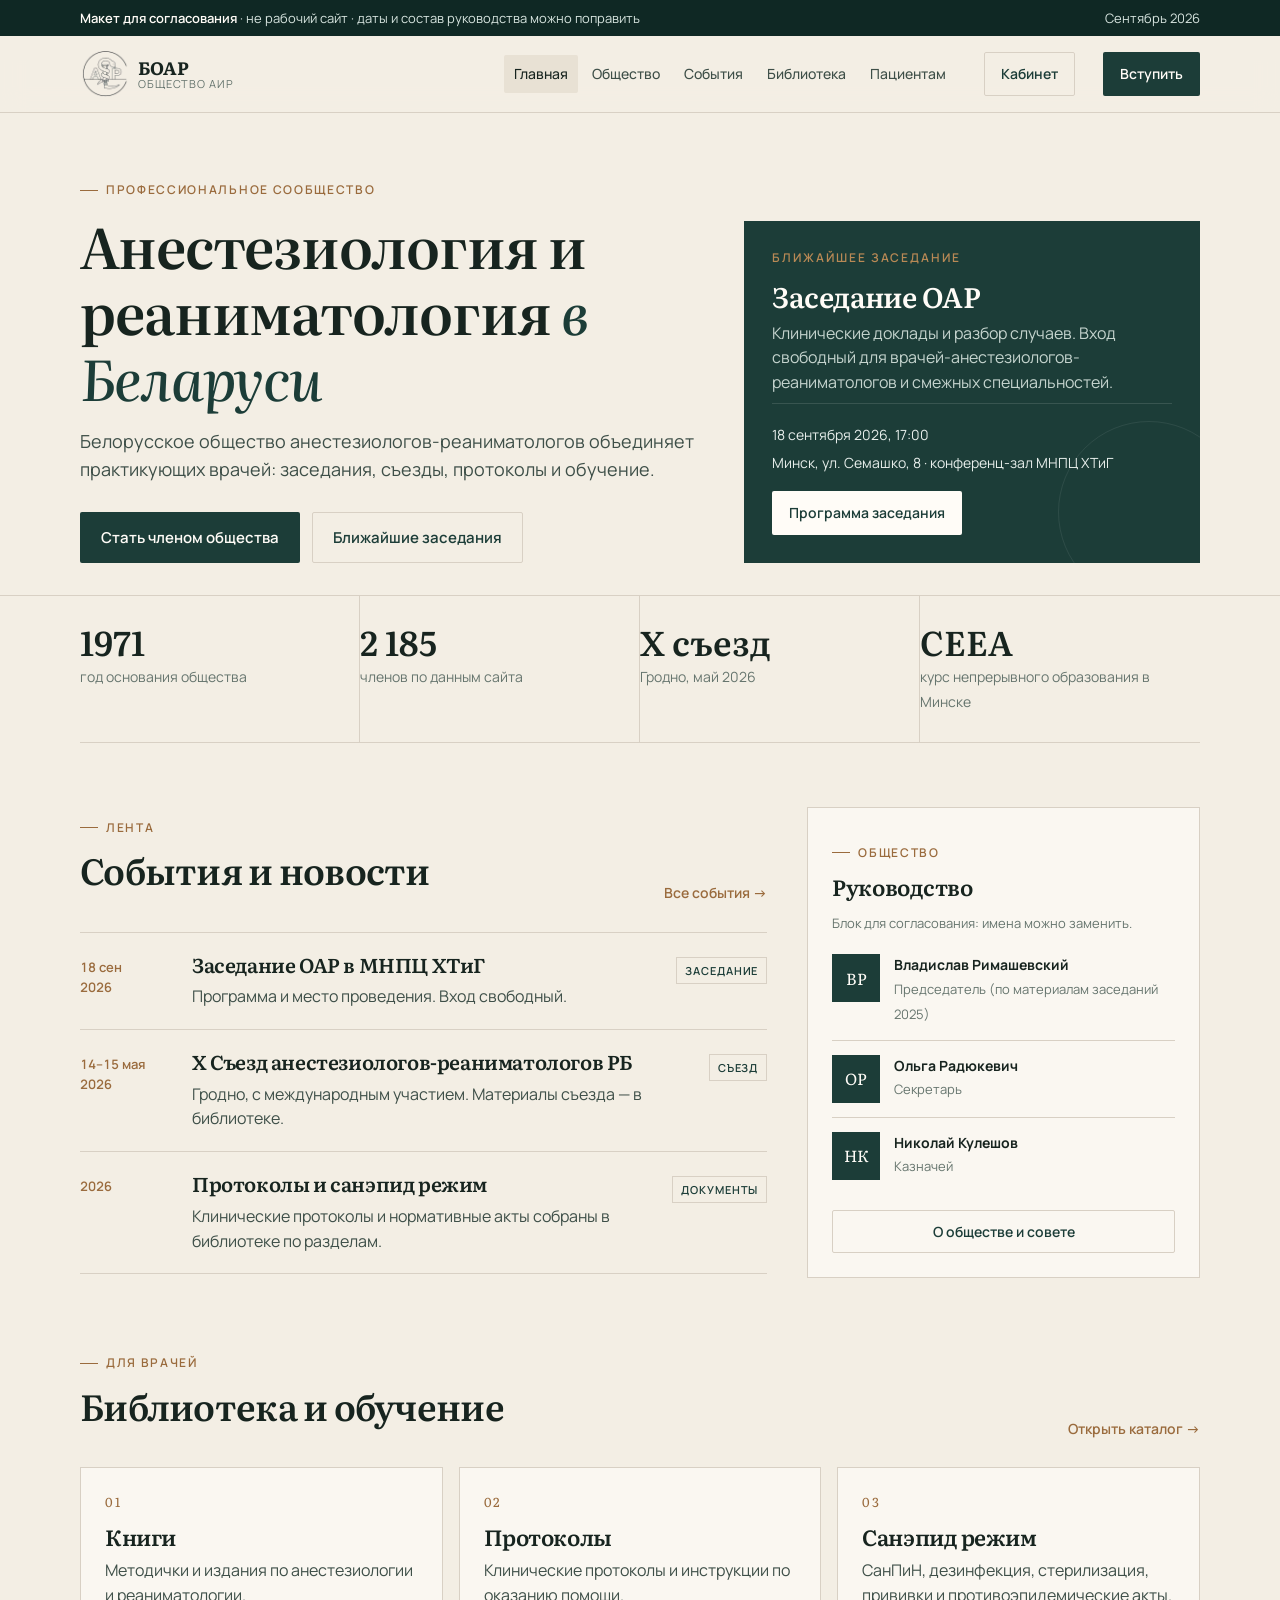
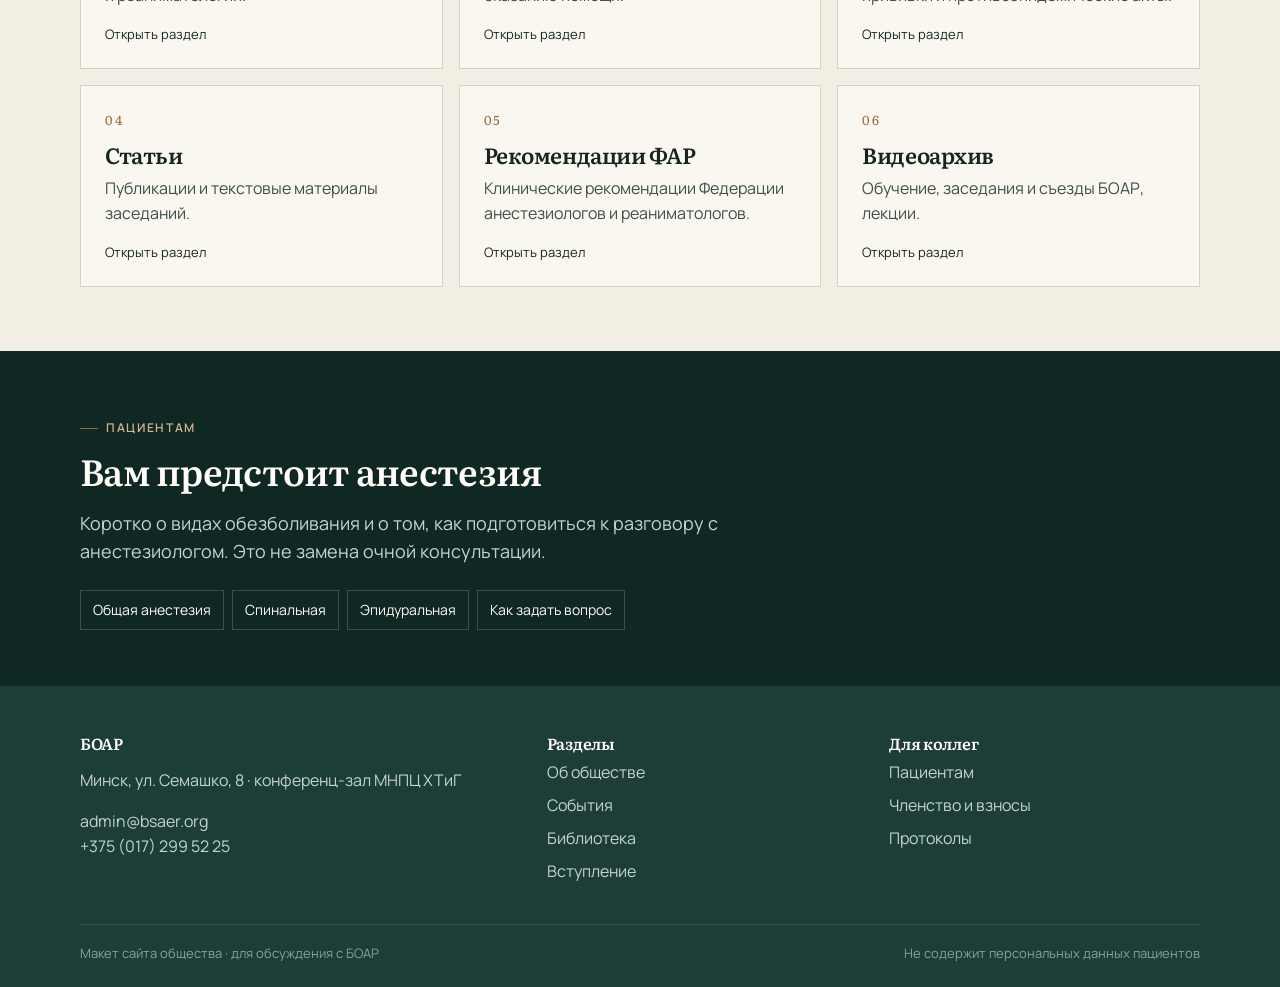
<file: index.html>
<!DOCTYPE html>
<html lang="ru">
<head>
  <meta charset="UTF-8" />
  <meta name="viewport" content="width=device-width, initial-scale=1" />
  <title>БОАР — Белорусское общество анестезиологов-реаниматологов</title>
  <link rel="preconnect" href="https://fonts.googleapis.com" />
  <link rel="preconnect" href="https://fonts.gstatic.com" crossorigin />
  <link href="https://fonts.googleapis.com/css2?family=Literata:ital,opsz,wght@0,7..72,500;0,7..72,600;0,7..72,700;1,7..72,500&family=Manrope:wght@400;500;600;700&display=swap" rel="stylesheet" />
  <link rel="stylesheet" href="css/styles.css" />
</head>
<body>
  <div class="proto">
    <div class="wrap">
      <span><strong>Макет для согласования</strong> · не рабочий сайт · даты и состав руководства можно поправить</span>
      <span>Сентябрь 2026</span>
    </div>
  </div>

  <header class="site-header">
    <div class="wrap header-inner">
      <a class="logo" href="index.html" aria-label="БОАР — на главную">
        <img class="logo-mark" src="img/logo.png?v=2" width="48" height="48" alt="" />
        <span class="logo-text"><b>БОАР</b><span>Общество АиР</span></span>
      </a>
      <button class="menu-toggle" type="button" data-menu aria-expanded="false" aria-label="Меню">☰</button>
      <nav class="primary" aria-label="Основное меню">
        <a href="index.html" aria-current="page">Главная</a>
        <a href="about.html">Общество</a>
        <a href="events.html">События</a>
        <a href="library.html">Библиотека</a>
        <a href="patients.html">Пациентам</a>
      </nav>
      <a class="btn btn-ghost header-cta" href="/cabinet">Кабинет</a>
      <a class="btn header-cta" href="join.html">Вступить</a>
    </div>
  </header>

  <main>
    <section class="hero">
      <div class="wrap hero-grid">
        <div>
          <p class="eyebrow">Профессиональное сообщество</p>
          <h1>Анестезиология и реаниматология <em>в Беларуси</em></h1>
          <p class="lead">Белорусское общество анестезиологов-реаниматологов объединяет практикующих врачей: заседания, съезды, протоколы и обучение.</p>
          <div class="hero-actions">
            <a class="btn btn-lg" href="join.html">Стать членом общества</a>
            <a class="btn btn-ghost btn-lg" href="events.html">Ближайшие заседания</a>
          </div>
        </div>
        <article class="event-card">
          <div class="kicker">Ближайшее заседание</div>
          <h2>Заседание ОАР</h2>
          <p>Клинические доклады и разбор случаев. Вход свободный для врачей-анестезиологов-реаниматологов и смежных специальностей.</p>
          <div class="event-meta">
            <div>18 сентября 2026, 17:00</div>
            <div>Минск, ул. Семашко, 8 · конференц-зал МНПЦ ХТиГ</div>
          </div>
          <a class="btn" href="events.html">Программа заседания</a>
        </article>
      </div>
    </section>

    <div class="wrap stats">
      <div class="stat"><b>1971</b><span>год основания общества</span></div>
      <div class="stat"><b>2 185</b><span>членов по данным сайта</span></div>
      <div class="stat"><b>X съезд</b><span>Гродно, май 2026</span></div>
      <div class="stat"><b>CEEA</b><span>курс непрерывного образования в Минске</span></div>
    </div>

    <section class="section">
      <div class="wrap split">
        <div>
          <div class="section-head">
            <div>
              <p class="eyebrow">Лента</p>
              <h2>События и новости</h2>
            </div>
            <a href="events.html">Все события →</a>
          </div>

          <a class="news-item" href="events.html">
            <div class="news-date">18 сен<br>2026</div>
            <div>
              <h3>Заседание ОАР в МНПЦ ХТиГ</h3>
              <p>Программа и место проведения. Вход свободный.</p>
            </div>
            <span class="tag">Заседание</span>
          </a>
          <a class="news-item" href="events.html">
            <div class="news-date">14–15 мая<br>2026</div>
            <div>
              <h3>X Съезд анестезиологов-реаниматологов РБ</h3>
              <p>Гродно, с международным участием. Материалы съезда — в библиотеке.</p>
            </div>
            <span class="tag">Съезд</span>
          </a>
          <a class="news-item" href="library.html#protocols">
            <div class="news-date">2026</div>
            <div>
              <h3>Протоколы и санэпид режим</h3>
              <p>Клинические протоколы и нормативные акты собраны в библиотеке по разделам.</p>
            </div>
            <span class="tag">Документы</span>
          </a>
        </div>

        <aside class="side-panel">
          <p class="eyebrow">Общество</p>
          <h3>Руководство</h3>
          <p class="small muted">Блок для согласования: имена можно заменить.</p>
          <div class="person">
            <div class="avatar">ВР</div>
            <div>
              <b>Владислав Римашевский</b>
              <span>Председатель (по материалам заседаний 2025)</span>
            </div>
          </div>
          <div class="person">
            <div class="avatar">ОР</div>
            <div>
              <b>Ольга Радюкевич</b>
              <span>Секретарь</span>
            </div>
          </div>
          <div class="person">
            <div class="avatar">НК</div>
            <div>
              <b>Николай Кулешов</b>
              <span>Казначей</span>
            </div>
          </div>
          <a class="btn btn-ghost" href="about.html" style="margin-top:16px;width:100%">О обществе и совете</a>
        </aside>
      </div>
    </section>

    <section class="section" style="padding-top:0">
      <div class="wrap">
        <div class="section-head">
          <div>
            <p class="eyebrow">Для врачей</p>
            <h2>Библиотека и обучение</h2>
          </div>
          <a href="library.html">Открыть каталог →</a>
        </div>
        <div class="tiles tiles-6">
          <a class="tile" href="library.html#books">
            <div class="num">01</div>
            <h3>Книги</h3>
            <p>Методички и издания по анестезиологии и реаниматологии.</p>
            <span class="small">Открыть раздел</span>
          </a>
          <a class="tile" href="library.html#protocols">
            <div class="num">02</div>
            <h3>Протоколы</h3>
            <p>Клинические протоколы и инструкции по оказанию помощи.</p>
            <span class="small">Открыть раздел</span>
          </a>
          <a class="tile" href="library.html#sanepid">
            <div class="num">03</div>
            <h3>Санэпид режим</h3>
            <p>СанПиН, дезинфекция, стерилизация, прививки и противоэпидемические акты.</p>
            <span class="small">Открыть раздел</span>
          </a>
          <a class="tile" href="library.html#articles">
            <div class="num">04</div>
            <h3>Статьи</h3>
            <p>Публикации и текстовые материалы заседаний.</p>
            <span class="small">Открыть раздел</span>
          </a>
          <a class="tile" href="library.html#far">
            <div class="num">05</div>
            <h3>Рекомендации ФАР</h3>
            <p>Клинические рекомендации Федерации анестезиологов и реаниматологов.</p>
            <span class="small">Открыть раздел</span>
          </a>
          <a class="tile" href="library.html#video">
            <div class="num">06</div>
            <h3>Видеоархив</h3>
            <p>Обучение, заседания и съезды БОАР, лекции.</p>
            <span class="small">Открыть раздел</span>
          </a>
        </div>
      </div>
    </section>

    <section class="patient-band">
      <div class="wrap">
        <p class="eyebrow" style="color:#d4b48a">Пациентам</p>
        <h2>Вам предстоит анестезия</h2>
        <p class="lead">Коротко о видах обезболивания и о том, как подготовиться к разговору с анестезиологом. Это не замена очной консультации.</p>
        <div class="faq-links">
          <a href="patients.html">Общая анестезия</a>
          <a href="patients.html">Спинальная</a>
          <a href="patients.html">Эпидуральная</a>
          <a href="patients.html">Как задать вопрос</a>
        </div>
      </div>
    </section>
  </main>

  <footer class="site-footer">
    <div class="wrap">
      <div class="footer-grid">
        <div>
          <h3>БОАР</h3>
          <p>Минск, ул. Семашко, 8 · конференц-зал МНПЦ ХТиГ</p>
          <p>admin@bsaer.org<br>+375 (017) 299 52 25</p>
        </div>
        <div>
          <h3>Разделы</h3>
          <ul>
            <li><a href="about.html">Об обществе</a></li>
            <li><a href="events.html">События</a></li>
            <li><a href="library.html">Библиотека</a></li>
            <li><a href="join.html">Вступление</a></li>
          </ul>
        </div>
        <div>
          <h3>Для коллег</h3>
          <ul>
            <li><a href="patients.html">Пациентам</a></li>
            <li><a href="join.html">Членство и взносы</a></li>
            <li><a href="library.html">Протоколы</a></li>
          </ul>
        </div>
      </div>
      <div class="copyright">
        <span>Макет сайта общества · для обсуждения с БОАР</span>
        <span>Не содержит персональных данных пациентов</span>
      </div>
    </div>
  </footer>
  <script src="js/main.js"></script>
</body>
</html>
</file>
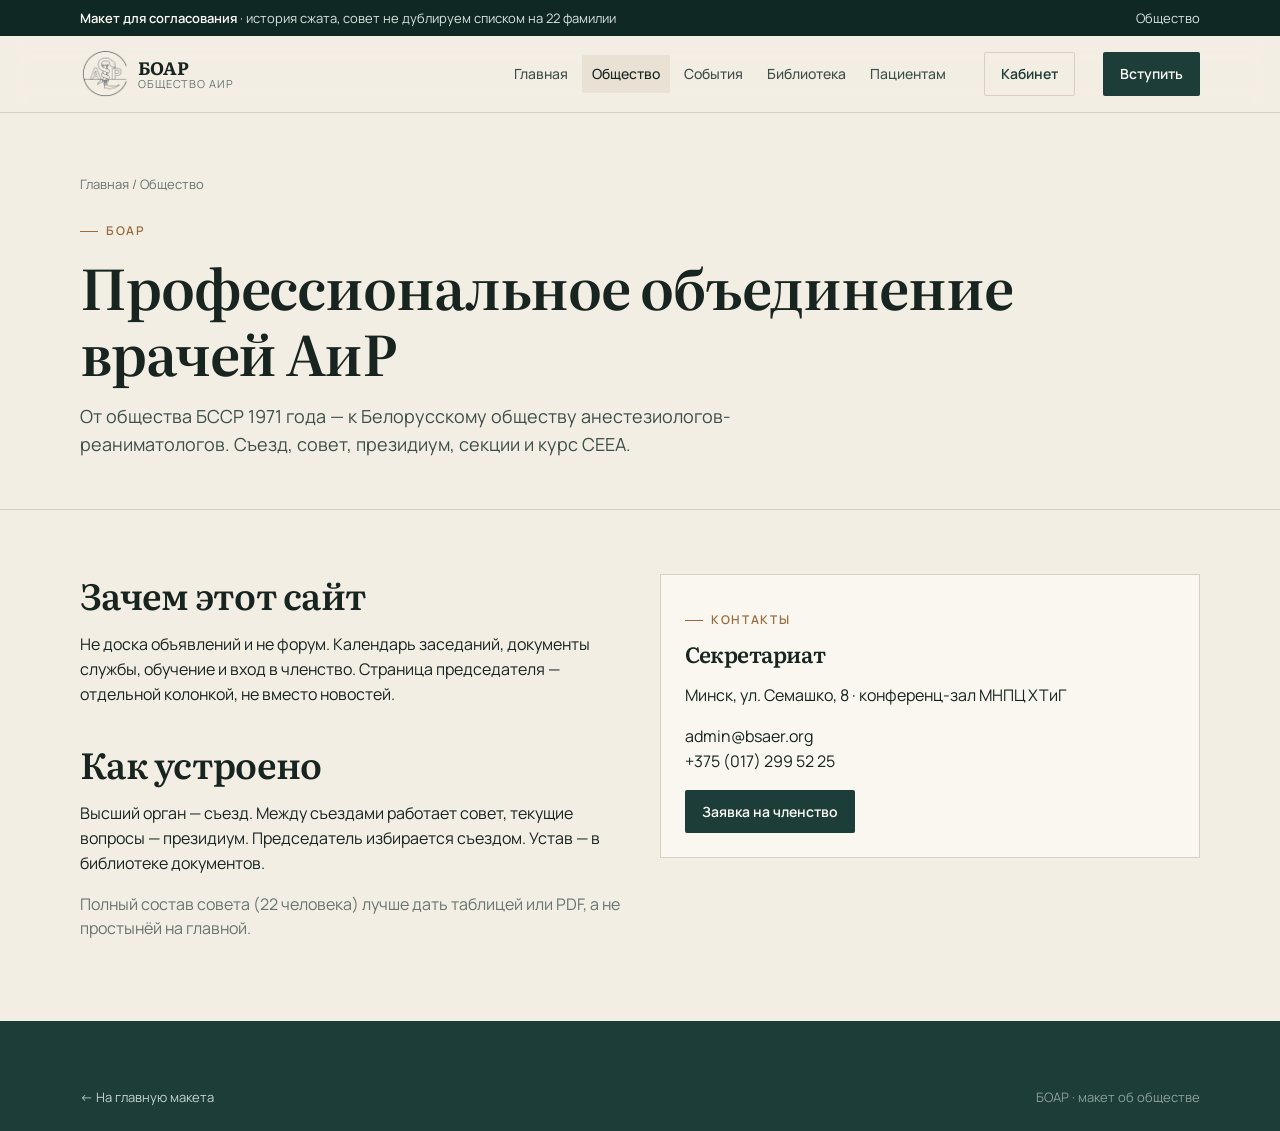
<file: about.html>
<!DOCTYPE html>
<html lang="ru">
<head>
  <meta charset="UTF-8" />
  <meta name="viewport" content="width=device-width, initial-scale=1" />
  <title>Об обществе — БОАР</title>
  <link rel="preconnect" href="https://fonts.googleapis.com" />
  <link rel="preconnect" href="https://fonts.gstatic.com" crossorigin />
  <link href="https://fonts.googleapis.com/css2?family=Literata:ital,opsz,wght@0,7..72,500;0,7..72,600;0,7..72,700;1,7..72,500&family=Manrope:wght@400;500;600;700&display=swap" rel="stylesheet" />
  <link rel="stylesheet" href="css/styles.css" />
</head>
<body>
  <div class="proto">
    <div class="wrap">
      <span><strong>Макет для согласования</strong> · история сжата, совет не дублируем списком на 22 фамилии</span>
      <span>Общество</span>
    </div>
  </div>
  <header class="site-header">
    <div class="wrap header-inner">
      <a class="logo" href="index.html">
        <img class="logo-mark" src="img/logo.png?v=2" width="48" height="48" alt="" />
        <span class="logo-text"><b>БОАР</b><span>Общество АиР</span></span>
      </a>
      <button class="menu-toggle" type="button" data-menu aria-expanded="false" aria-label="Меню">☰</button>
      <nav class="primary">
        <a href="index.html">Главная</a>
        <a href="about.html" aria-current="page">Общество</a>
        <a href="events.html">События</a>
        <a href="library.html">Библиотека</a>
        <a href="patients.html">Пациентам</a>
      </nav>
      <a class="btn btn-ghost header-cta" href="/cabinet">Кабинет</a>
      <a class="btn header-cta" href="join.html">Вступить</a>
    </div>
  </header>

  <main>
    <div class="page-hero">
      <div class="wrap">
        <p class="crumbs"><a href="index.html">Главная</a> / Общество</p>
        <p class="eyebrow">БОАР</p>
        <h1>Профессиональное объединение врачей АиР</h1>
        <p class="lead">От общества БССР 1971 года — к Белорусскому обществу анестезиологов-реаниматологов. Съезд, совет, президиум, секции и курс CEEA.</p>
      </div>
    </div>

    <section class="section">
      <div class="wrap two">
        <div>
          <h2>Зачем этот сайт</h2>
          <p>Не доска объявлений и не форум. Календарь заседаний, документы службы, обучение и вход в членство. Страница председателя — отдельной колонкой, не вместо новостей.</p>
          <h2 style="margin-top:36px">Как устроено</h2>
          <p>Высший орган — съезд. Между съездами работает совет, текущие вопросы — президиум. Председатель избирается съездом. Устав — в библиотеке документов.</p>
          <p class="muted">Полный состав совета (22 человека) лучше дать таблицей или PDF, а не простынёй на главной.</p>
        </div>
        <aside class="side-panel">
          <p class="eyebrow">Контакты</p>
          <h3>Секретариат</h3>
          <p>Минск, ул. Семашко, 8 · конференц-зал МНПЦ ХТиГ</p>
          <p>admin@bsaer.org<br>+375 (017) 299 52 25</p>
          <a class="btn" href="join.html">Заявка на членство</a>
        </aside>
      </div>
    </section>
  </main>

  <footer class="site-footer">
    <div class="wrap">
      <div class="copyright">
        <a href="index.html" style="color:#c5d4ce">← На главную макета</a>
        <span>БОАР · макет об обществе</span>
      </div>
    </div>
  </footer>
  <script src="js/main.js"></script>
</body>
</html>
</file>
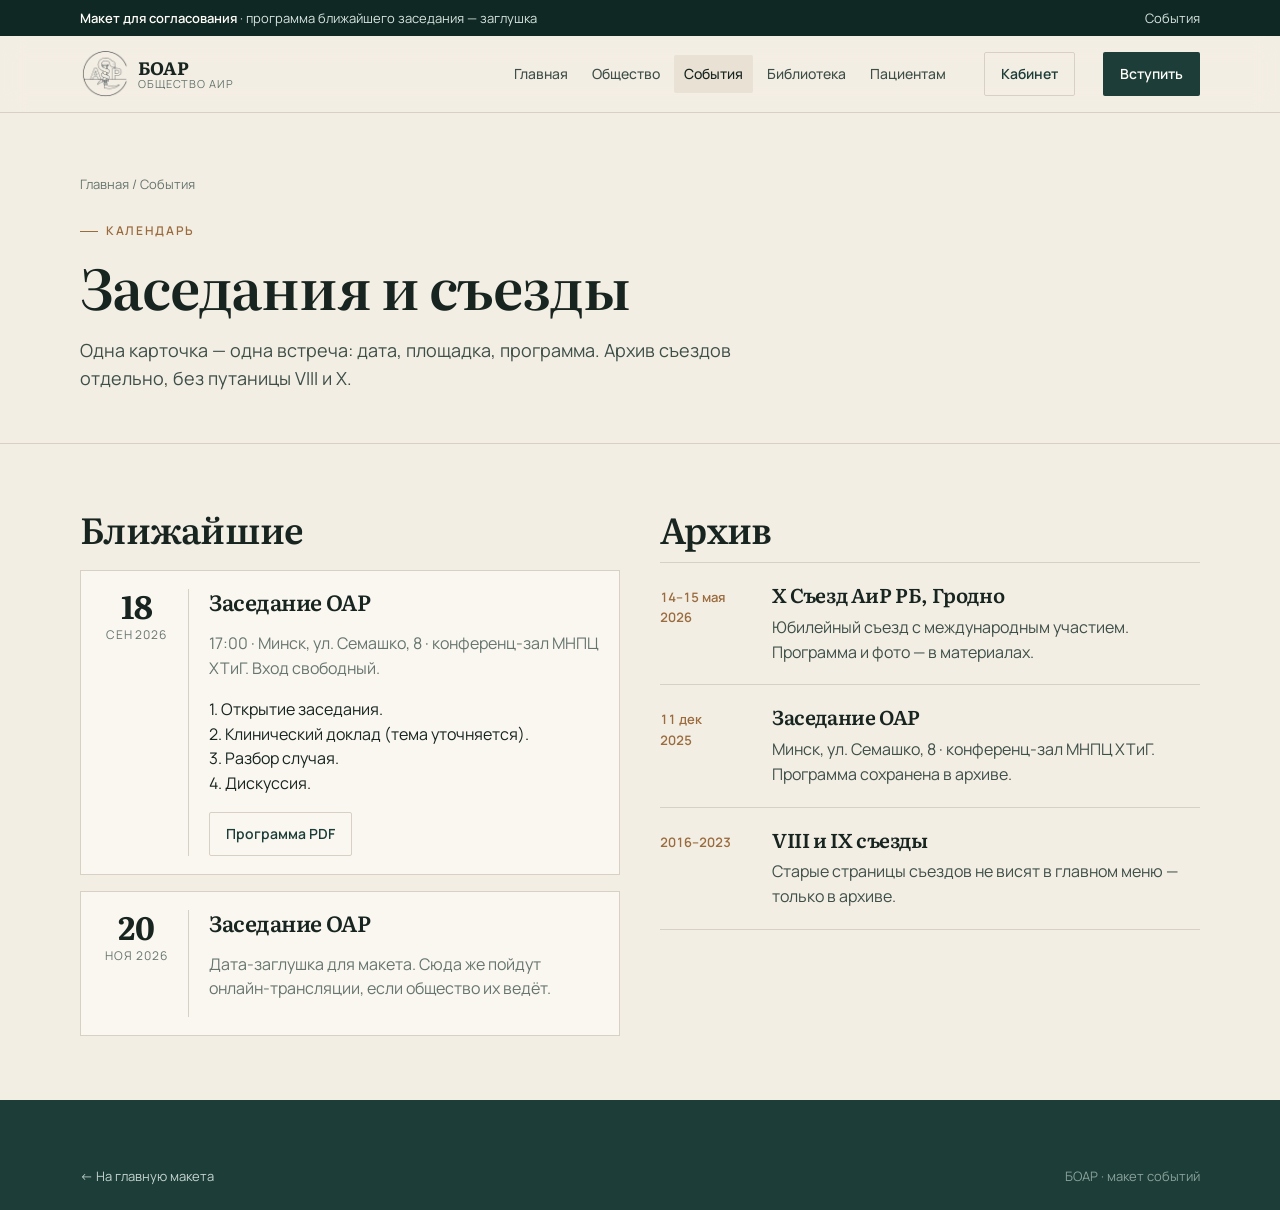
<file: events.html>
<!DOCTYPE html>
<html lang="ru">
<head>
  <meta charset="UTF-8" />
  <meta name="viewport" content="width=device-width, initial-scale=1" />
  <title>События — БОАР</title>
  <link rel="preconnect" href="https://fonts.googleapis.com" />
  <link rel="preconnect" href="https://fonts.gstatic.com" crossorigin />
  <link href="https://fonts.googleapis.com/css2?family=Literata:ital,opsz,wght@0,7..72,500;0,7..72,600;0,7..72,700;1,7..72,500&family=Manrope:wght@400;500;600;700&display=swap" rel="stylesheet" />
  <link rel="stylesheet" href="css/styles.css" />
</head>
<body>
  <div class="proto">
    <div class="wrap">
      <span><strong>Макет для согласования</strong> · программа ближайшего заседания — заглушка</span>
      <span>События</span>
    </div>
  </div>
  <header class="site-header">
    <div class="wrap header-inner">
      <a class="logo" href="index.html">
        <img class="logo-mark" src="img/logo.png?v=2" width="48" height="48" alt="" />
        <span class="logo-text"><b>БОАР</b><span>Общество АиР</span></span>
      </a>
      <button class="menu-toggle" type="button" data-menu aria-expanded="false" aria-label="Меню">☰</button>
      <nav class="primary">
        <a href="index.html">Главная</a>
        <a href="about.html">Общество</a>
        <a href="events.html" aria-current="page">События</a>
        <a href="library.html">Библиотека</a>
        <a href="patients.html">Пациентам</a>
      </nav>
      <a class="btn btn-ghost header-cta" href="/cabinet">Кабинет</a>
      <a class="btn header-cta" href="join.html">Вступить</a>
    </div>
  </header>

  <main>
    <div class="page-hero">
      <div class="wrap">
        <p class="crumbs"><a href="index.html">Главная</a> / События</p>
        <p class="eyebrow">Календарь</p>
        <h1>Заседания и съезды</h1>
        <p class="lead">Одна карточка — одна встреча: дата, площадка, программа. Архив съездов отдельно, без путаницы VIII и X.</p>
      </div>
    </div>

    <section class="section">
      <div class="wrap two">
        <div>
          <h2>Ближайшие</h2>
          <div class="calendar" style="margin-top:20px">
            <article class="cal-item">
              <div class="cal-day"><b>18</b><span>сен 2026</span></div>
              <div>
                <h3>Заседание ОАР</h3>
                <p class="muted">17:00 · Минск, ул. Семашко, 8 · конференц-зал МНПЦ ХТиГ. Вход свободный.</p>
                <p>1. Открытие заседания.<br>2. Клинический доклад (тема уточняется).<br>3. Разбор случая.<br>4. Дискуссия.</p>
                <a class="btn btn-ghost" href="#">Программа PDF</a>
              </div>
            </article>
            <article class="cal-item">
              <div class="cal-day"><b>20</b><span>ноя 2026</span></div>
              <div>
                <h3>Заседание ОАР</h3>
                <p class="muted">Дата-заглушка для макета. Сюда же пойдут онлайн-трансляции, если общество их ведёт.</p>
              </div>
            </article>
          </div>
        </div>
        <aside>
          <h2>Архив</h2>
          <div class="news-item" style="margin-top:12px">
            <div class="news-date">14–15 мая<br>2026</div>
            <div>
              <h3>X Съезд АиР РБ, Гродно</h3>
              <p>Юбилейный съезд с международным участием. Программа и фото — в материалах.</p>
            </div>
          </div>
          <div class="news-item">
            <div class="news-date">11 дек<br>2025</div>
            <div>
              <h3>Заседание ОАР</h3>
              <p>Минск, ул. Семашко, 8 · конференц-зал МНПЦ ХТиГ. Программа сохранена в архиве.</p>
            </div>
          </div>
          <div class="news-item">
            <div class="news-date">2016–2023</div>
            <div>
              <h3>VIII и IX съезды</h3>
              <p>Старые страницы съездов не висят в главном меню — только в архиве.</p>
            </div>
          </div>
        </aside>
      </div>
    </section>
  </main>

  <footer class="site-footer">
    <div class="wrap">
      <div class="copyright">
        <a href="index.html" style="color:#c5d4ce">← На главную макета</a>
        <span>БОАР · макет событий</span>
      </div>
    </div>
  </footer>
  <script src="js/main.js"></script>
</body>
</html>
</file>
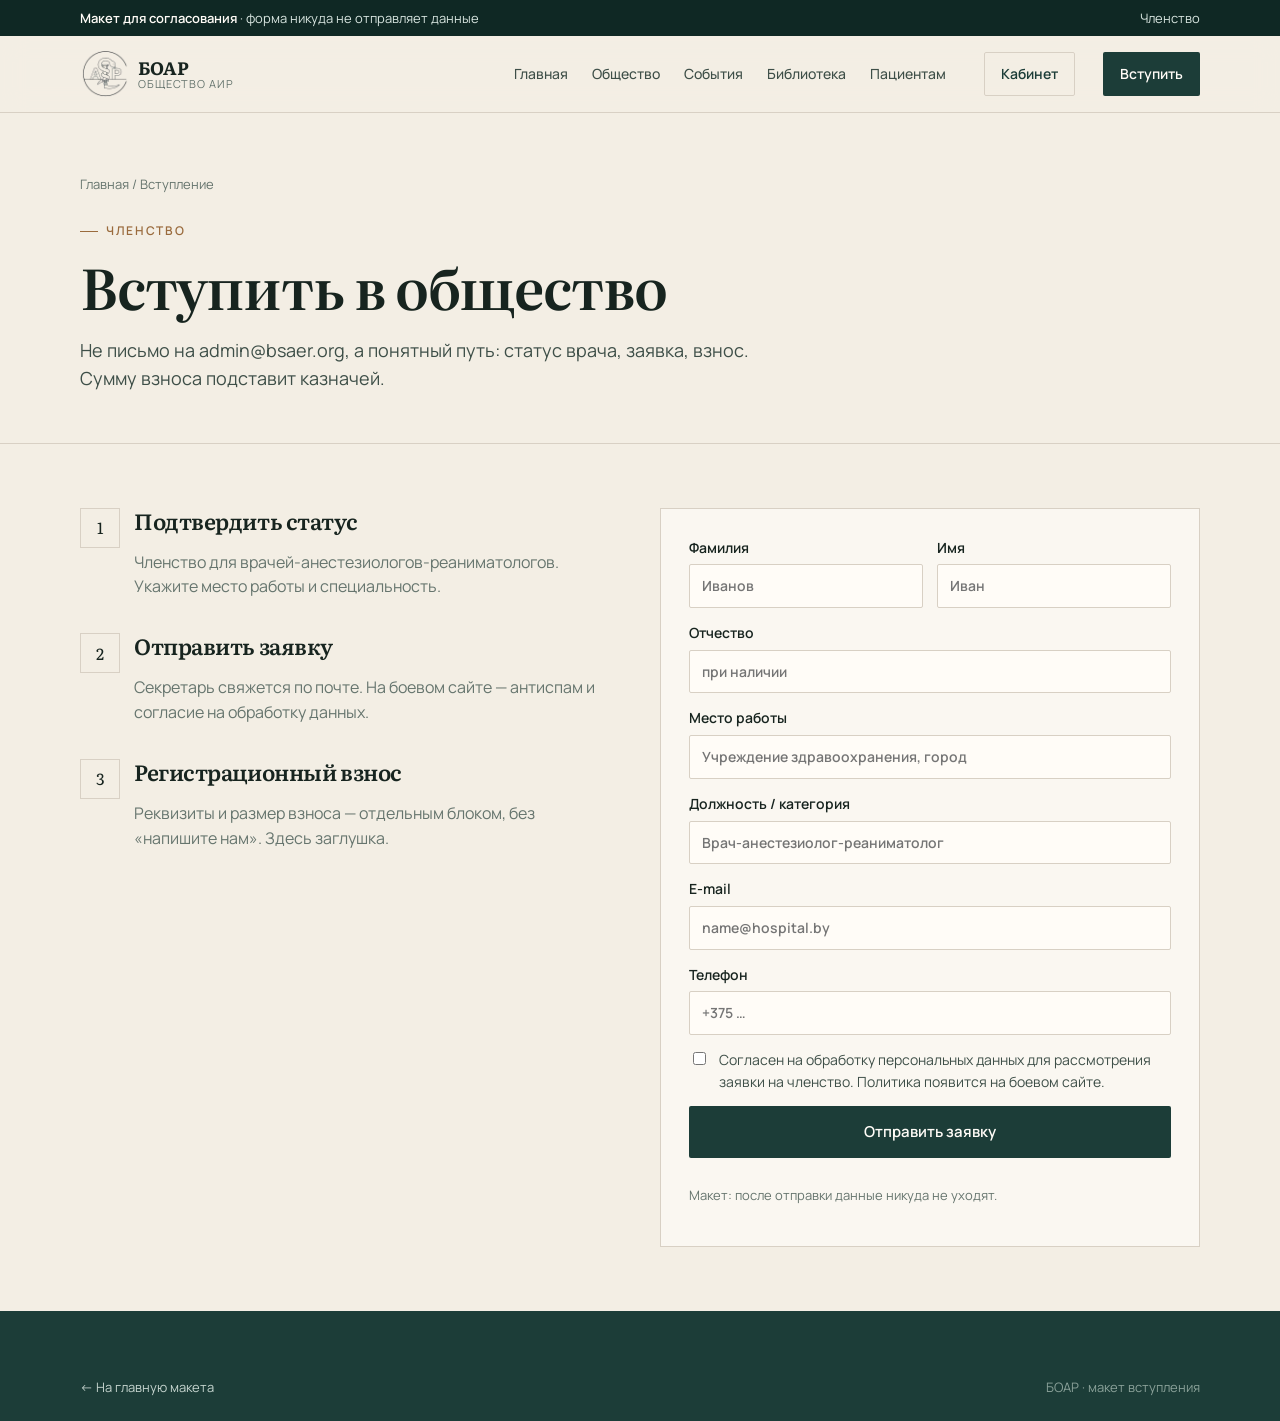
<file: join.html>
<!DOCTYPE html>
<html lang="ru">
<head>
  <meta charset="UTF-8" />
  <meta name="viewport" content="width=device-width, initial-scale=1" />
  <title>Вступление — БОАР</title>
  <link rel="preconnect" href="https://fonts.googleapis.com" />
  <link rel="preconnect" href="https://fonts.gstatic.com" crossorigin />
  <link href="https://fonts.googleapis.com/css2?family=Literata:ital,opsz,wght@0,7..72,500;0,7..72,600;0,7..72,700;1,7..72,500&family=Manrope:wght@400;500;600;700&display=swap" rel="stylesheet" />
  <link rel="stylesheet" href="css/styles.css" />
</head>
<body>
  <div class="proto">
    <div class="wrap">
      <span><strong>Макет для согласования</strong> · форма никуда не отправляет данные</span>
      <span>Членство</span>
    </div>
  </div>
  <header class="site-header">
    <div class="wrap header-inner">
      <a class="logo" href="index.html">
        <img class="logo-mark" src="img/logo.png?v=2" width="48" height="48" alt="" />
        <span class="logo-text"><b>БОАР</b><span>Общество АиР</span></span>
      </a>
      <button class="menu-toggle" type="button" data-menu aria-expanded="false" aria-label="Меню">☰</button>
      <nav class="primary">
        <a href="index.html">Главная</a>
        <a href="about.html">Общество</a>
        <a href="events.html">События</a>
        <a href="library.html">Библиотека</a>
        <a href="patients.html">Пациентам</a>
      </nav>
      <a class="btn btn-ghost header-cta" href="/cabinet">Кабинет</a>
      <a class="btn header-cta" href="join.html">Вступить</a>
    </div>
  </header>

  <main>
    <div class="page-hero">
      <div class="wrap">
        <p class="crumbs"><a href="index.html">Главная</a> / Вступление</p>
        <p class="eyebrow">Членство</p>
        <h1>Вступить в общество</h1>
        <p class="lead">Не письмо на admin@bsaer.org, а понятный путь: статус врача, заявка, взнос. Сумму взноса подставит казначей.</p>
      </div>
    </div>

    <section class="section">
      <div class="wrap two">
        <div class="steps">
          <div class="step"><i>1</i><div><h3>Подтвердить статус</h3><p class="muted">Членство для врачей-анестезиологов-реаниматологов. Укажите место работы и специальность.</p></div></div>
          <div class="step"><i>2</i><div><h3>Отправить заявку</h3><p class="muted">Секретарь свяжется по почте. На боевом сайте — антиспам и согласие на обработку данных.</p></div></div>
          <div class="step"><i>3</i><div><h3>Регистрационный взнос</h3><p class="muted">Реквизиты и размер взноса — отдельным блоком, без «напишите нам». Здесь заглушка.</p></div></div>
        </div>

        <div>
        <form class="form" data-join-form>
          <div class="form-row">
            <label>Фамилия<input name="last" required placeholder="Иванов" /></label>
            <label>Имя<input name="first" required placeholder="Иван" /></label>
          </div>
          <label>Отчество<input name="middle" placeholder="при наличии" /></label>
          <label>Место работы<input name="work" required placeholder="Учреждение здравоохранения, город" /></label>
          <label>Должность / категория<input name="role" placeholder="Врач-анестезиолог-реаниматолог" /></label>
          <label>E-mail<input type="email" name="email" required placeholder="name@hospital.by" /></label>
          <label>Телефон<input type="tel" name="phone" placeholder="+375 …" /></label>
          <label class="check"><input type="checkbox" required /> Согласен на обработку персональных данных для рассмотрения заявки на членство. Политика появится на боевом сайте.</label>
          <button class="btn btn-lg" type="submit">Отправить заявку</button>
          <p class="note">Макет: после отправки данные никуда не уходят.</p>
        </form>
        <div class="side-panel" data-join-done hidden>
          <h3>Заявка принята (макет)</h3>
          <p>На настоящем сайте здесь будет подтверждение и письмо секретарю. Сейчас ничего не отправлено.</p>
          <a class="btn" href="index.html">Вернуться на главную</a>
        </div>
        </div>
      </div>
    </section>
  </main>

  <footer class="site-footer">
    <div class="wrap">
      <div class="copyright">
        <a href="index.html" style="color:#c5d4ce">← На главную макета</a>
        <span>БОАР · макет вступления</span>
      </div>
    </div>
  </footer>
  <script src="js/main.js"></script>
</body>
</html>
</file>
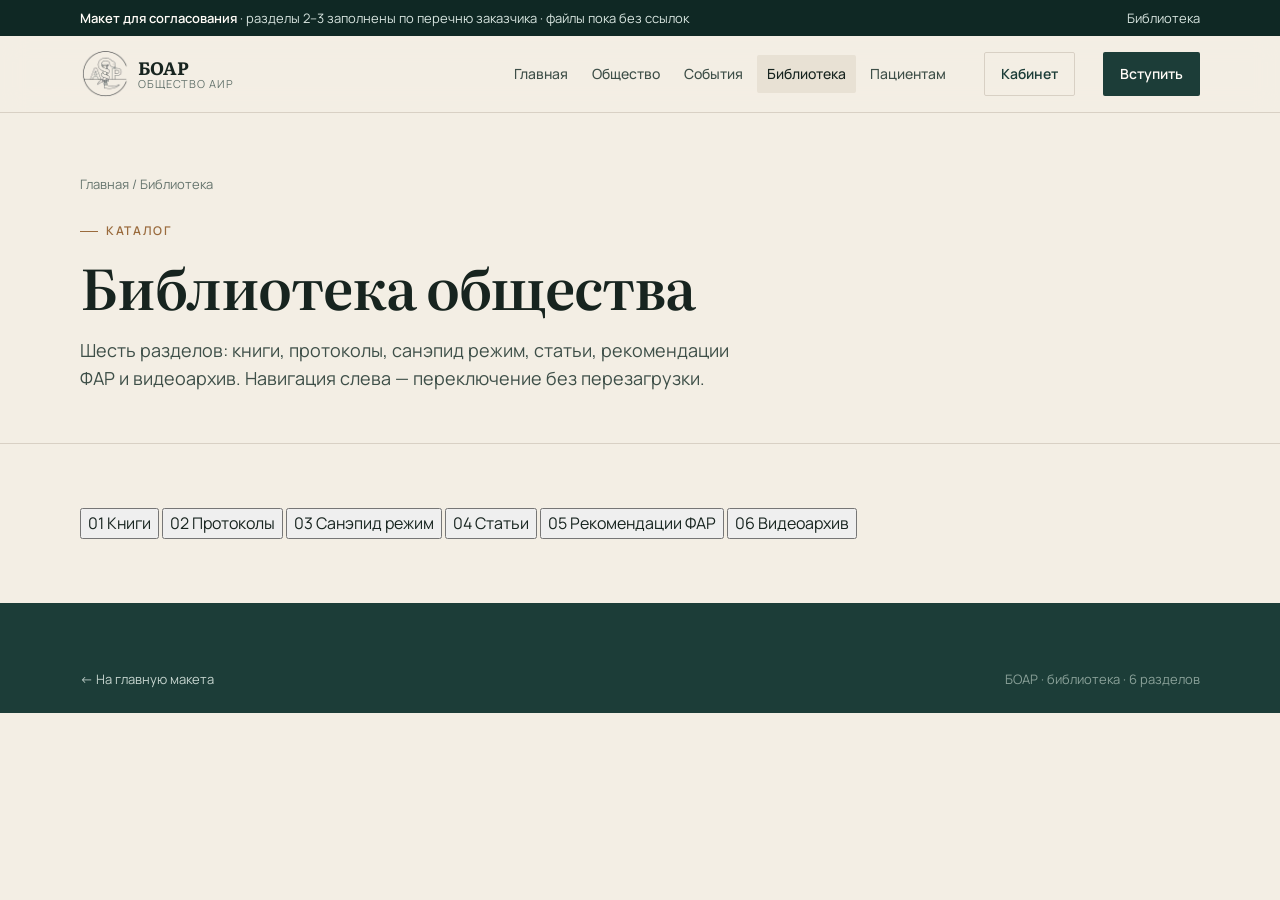
<file: library.html>
<!DOCTYPE html>
<html lang="ru">
<head>
  <meta charset="UTF-8" />
  <meta name="viewport" content="width=device-width, initial-scale=1" />
  <title>Библиотека — БОАР</title>
  <link rel="preconnect" href="https://fonts.googleapis.com" />
  <link rel="preconnect" href="https://fonts.gstatic.com" crossorigin />
  <link href="https://fonts.googleapis.com/css2?family=Literata:ital,opsz,wght@0,7..72,500;0,7..72,600;0,7..72,700;1,7..72,500&family=Manrope:wght@400;500;600;700&display=swap" rel="stylesheet" />
  <link rel="stylesheet" href="css/styles.css" />
</head>
<body>
  <div class="proto">
    <div class="wrap">
      <span><strong>Макет для согласования</strong> · разделы 2–3 заполнены по перечню заказчика · файлы пока без ссылок</span>
      <span>Библиотека</span>
    </div>
  </div>
  <header class="site-header">
    <div class="wrap header-inner">
      <a class="logo" href="index.html">
        <img class="logo-mark" src="img/logo.png?v=2" width="48" height="48" alt="" />
        <span class="logo-text"><b>БОАР</b><span>Общество АиР</span></span>
      </a>
      <button class="menu-toggle" type="button" data-menu aria-expanded="false" aria-label="Меню">☰</button>
      <nav class="primary">
        <a href="index.html">Главная</a>
        <a href="about.html">Общество</a>
        <a href="events.html">События</a>
        <a href="library.html" aria-current="page">Библиотека</a>
        <a href="patients.html">Пациентам</a>
      </nav>
      <a class="btn btn-ghost header-cta" href="/cabinet">Кабинет</a>
      <a class="btn header-cta" href="join.html">Вступить</a>
    </div>
  </header>

  <main>
    <div class="page-hero">
      <div class="wrap">
        <p class="crumbs"><a href="index.html">Главная</a> / Библиотека</p>
        <p class="eyebrow">Каталог</p>
        <h1>Библиотека общества</h1>
        <p class="lead">Шесть разделов: книги, протоколы, санэпид режим, статьи, рекомендации ФАР и видеоархив. Навигация слева — переключение без перезагрузки.</p>
      </div>
    </div>

    <section class="section">
      <div class="wrap library-layout" data-library>
        <aside class="library-nav" aria-label="Разделы библиотеки">
          <button type="button" class="lib-link is-on" data-section="books">
            <span class="lib-num">01</span>
            <span>Книги</span>
          </button>
          <button type="button" class="lib-link" data-section="protocols">
            <span class="lib-num">02</span>
            <span>Протоколы</span>
          </button>
          <button type="button" class="lib-link" data-section="sanepid">
            <span class="lib-num">03</span>
            <span>Санэпид режим</span>
          </button>
          <button type="button" class="lib-link" data-section="articles">
            <span class="lib-num">04</span>
            <span>Статьи</span>
          </button>
          <button type="button" class="lib-link" data-section="far">
            <span class="lib-num">05</span>
            <span>Рекомендации ФАР</span>
          </button>
          <button type="button" class="lib-link" data-section="video">
            <span class="lib-num">06</span>
            <span>Видеоархив</span>
          </button>
        </aside>

        <div class="library-panels">
          <!-- 01 Книги -->
          <div class="lib-panel" data-panel="books" hidden>
            <header class="lib-panel-head">
              <p class="eyebrow">01</p>
              <h2>Книги</h2>
              <p class="muted">Подборка пособий по анестезиологии и реаниматологии. Пока — внешний каталог; размещение копий на сайте БОАР — после согласования с правообладателями.</p>
            </header>

            <a class="ext-book" href="https://nsicu.ru/books" target="_blank" rel="noopener noreferrer">
              <div class="ext-book-top">
                <span class="ext-book-badge">Внешний каталог</span>
                <span class="ext-book-host">nsicu.ru</span>
              </div>
              <h3>Книги отделения реанимации НИИ им. Н. Н. Бурденко</h3>
              <p>Открытый каталог: ИВЛ, шок, трахеостомия, нейрореанимация, алгоритмы критических ситуаций и другие пособия. Переход на сайт-источник — без копирования файлов на сервер БОАР.</p>
              <div class="ext-book-foot">
                <span>Открыть каталог книг</span>
                <span class="ext-book-arrow" aria-hidden="true">↗</span>
              </div>
            </a>
            <p class="note" style="margin-top:16px">Макет для показа заказчику. Решение о прямом размещении книг на сайте общества — после разговора с профессором.</p>
          </div>

          <!-- 02 Протоколы -->
          <div class="lib-panel" data-panel="protocols" hidden>
            <header class="lib-panel-head">
              <p class="eyebrow">02</p>
              <h2>Протоколы</h2>
              <p class="muted">Клинические протоколы и инструкции по оказанию помощи. Ссылки на PDF появятся после согласования.</p>
            </header>

            <div class="doc-row">
              <div>
                <strong>Клинический протокол оказания скорой (неотложной) медицинской помощи взрослому населению</strong>
                <span>Приказ Министерства здравоохранения Республики Беларусь · реквизиты уточняются (в перечне текст обрывается)</span>
              </div>
              <span>Протокол</span>
              <span>PDF</span>
              <a class="btn btn-ghost" href="#">Открыть</a>
            </div>
            <div class="doc-row">
              <div>
                <strong>Клинические протоколы диагностики и лечения заболеваний системы кровообращения</strong>
                <span>Постановление Минздрава РБ, 06 июня 2017 г., № 59</span>
              </div>
              <span>Протокол</span>
              <span>PDF</span>
              <a class="btn btn-ghost" href="#">Открыть</a>
            </div>
            <div class="doc-row">
              <div>
                <strong>Клинические протоколы «Оказание медицинской помощи пациентам в критических для жизни состояниях»</strong>
                <span>Постановление Минздрава РБ, 23 августа 2021 г., № 99</span>
              </div>
              <span>Протокол</span>
              <span>PDF</span>
              <a class="btn btn-ghost" href="#">Открыть</a>
            </div>
            <div class="doc-row">
              <div>
                <strong>Инструкция по оказанию медицинской помощи пациентам с острым нарушением мозгового кровообращения («Дорожная карта»)</strong>
                <span>Приказ Минздрава РБ, 24 января 2018 г., № 47</span>
              </div>
              <span>Инструкция</span>
              <span>PDF</span>
              <a class="btn btn-ghost" href="#">Открыть</a>
            </div>
            <div class="doc-row">
              <div>
                <strong>Клинический протокол «Оказание экстренной и неотложной медицинской помощи пациентам детского возраста»</strong>
                <span>Постановление Минздрава РБ, 17 августа 2023 г., № 118 (ред. от 2 мая 2025 г., № 40)</span>
              </div>
              <span>Протокол</span>
              <span>PDF</span>
              <a class="btn btn-ghost" href="#">Открыть</a>
            </div>
            <div class="doc-row">
              <div>
                <strong>Инструкция по выполнению терапевтических лечебных и диагностических манипуляций</strong>
                <span>Приказ Минздрава РБ, 14 мая 2020 г., № 530</span>
              </div>
              <span>Инструкция</span>
              <span>PDF</span>
              <a class="btn btn-ghost" href="#">Открыть</a>
            </div>
            <div class="doc-row">
              <div>
                <strong>Инструкции по выполнению инъекций и внутривенных инфузий</strong>
                <span>Приказ Минздрава РБ, 27 ноября 2017 г., № 1355</span>
              </div>
              <span>Инструкция</span>
              <span>PDF</span>
              <a class="btn btn-ghost" href="#">Открыть</a>
            </div>
            <div class="doc-row">
              <div>
                <strong>Типовое положение о трансфузиологической помощи</strong>
                <span>Приказ Минздрава РБ, 11 декабря 2019 г., № 1486</span>
              </div>
              <span>Положение</span>
              <span>PDF</span>
              <a class="btn btn-ghost" href="#">Открыть</a>
            </div>
            <div class="doc-row">
              <div>
                <strong>Формы первичной учётной медицинской документации</strong>
                <span>Приказ Минздрава РБ, 15 декабря 2023 г., № 1853</span>
              </div>
              <span>Документация</span>
              <span>PDF</span>
              <a class="btn btn-ghost" href="#">Открыть</a>
            </div>
            <div class="doc-row">
              <div>
                <strong>Инструкция о порядке организации оказания медицинской помощи лицам, инфицированным ВИЧ</strong>
                <span>Постановление Минздрава РБ, 8 ноября 2017 г., № 93</span>
              </div>
              <span>Инструкция</span>
              <span>PDF</span>
              <a class="btn btn-ghost" href="#">Открыть</a>
            </div>
          </div>

          <!-- 03 Санэпид режим -->
          <div class="lib-panel" data-panel="sanepid" hidden>
            <header class="lib-panel-head">
              <p class="eyebrow">03</p>
              <h2>Санэпид режим</h2>
              <p class="muted">Нормативные правовые акты, санитарные нормы и правила, дезинфекция, стерилизация, прививки и противоэпидемические мероприятия.</p>
            </header>

            <h3 class="lib-subhead">Основы и организация</h3>
            <div class="doc-row">
              <div>
                <strong>Закон «О здравоохранении»</strong>
                <span>Закон Республики Беларусь, 18 июня 1993 г., № 2435-XII (ред. от 8 июля 2024 г., № 26-З)</span>
              </div>
              <span>Закон</span>
              <span>PDF</span>
              <a class="btn btn-ghost" href="#">Открыть</a>
            </div>
            <div class="doc-row">
              <div>
                <strong>Государственная программа «Здоровье народа и демографическая безопасность» на 2021–2025 годы</strong>
                <span>Постановление Совета Министров РБ, 19 января 2021 г., № 28 (ред. от 18 декабря 2024 г., № 965)</span>
              </div>
              <span>Программа</span>
              <span>PDF</span>
              <a class="btn btn-ghost" href="#">Открыть</a>
            </div>
            <div class="doc-row">
              <div>
                <strong>Закон «О санитарно-эпидемиологическом благополучии населения»</strong>
                <span>Закон Республики Беларусь, 07 января 2012 г., № 340-З (ред. от 10 октября 2022 г., № 208-З)</span>
              </div>
              <span>Закон</span>
              <span>PDF</span>
              <a class="btn btn-ghost" href="#">Открыть</a>
            </div>
            <div class="doc-row">
              <div>
                <strong>О порядке оказания медицинской помощи</strong>
                <span>Постановление Минздрава РБ, 16 августа 2023 г., № 117 (ред. от 2 сентября 2025 г., № 94)</span>
              </div>
              <span>Порядок</span>
              <span>PDF</span>
              <a class="btn btn-ghost" href="#">Открыть</a>
            </div>
            <div class="doc-row">
              <div>
                <strong>Санитарно-эпидемиологические требования к организациям, оказывающим медицинскую помощь</strong>
                <span>Постановление Минздрава РБ, 05 июля 2017 г., № 73</span>
              </div>
              <span>СанПиН</span>
              <span>PDF</span>
              <a class="btn btn-ghost" href="#">Открыть</a>
            </div>
            <div class="doc-row">
              <div>
                <strong>Специфические санитарно-эпидемиологические требования</strong>
                <span>Постановление Совета Министров РБ, 3 марта 2020 г., № 130 (ред. от 2 февраля 2022 г., № 63)</span>
              </div>
              <span>СанПиН</span>
              <span>PDF</span>
              <a class="btn btn-ghost" href="#">Открыть</a>
            </div>
            <div class="doc-row">
              <div>
                <strong>О порядке обращения с медицинскими отходами</strong>
                <span>Постановление Минздрава и Минприроды РБ, 2 сентября 2024 г., № 137/44</span>
              </div>
              <span>Отходы</span>
              <span>PDF</span>
              <a class="btn btn-ghost" href="#">Открыть</a>
            </div>
            <div class="doc-row">
              <div>
                <strong>Требования к порядку проведения дезинфекционных, дезинсекционных и дератизационных мероприятий</strong>
                <span>Постановление Минздрава РБ, 21 марта 2013 г., № 24</span>
              </div>
              <span>СанПиН</span>
              <span>PDF</span>
              <a class="btn btn-ghost" href="#">Открыть</a>
            </div>
            <div class="doc-row">
              <div>
                <strong>Дезинфекция, предстерилизационная очистка и стерилизация медицинских изделий</strong>
                <span>Приказ Минздрава РБ, 2 августа 2024 г., № 1065 (ред. от 28 февраля 2025 г., № 212)</span>
              </div>
              <span>Приказ</span>
              <span>PDF</span>
              <a class="btn btn-ghost" href="#">Открыть</a>
            </div>
            <div class="doc-row">
              <div>
                <strong>Санитарные нормы и правила</strong>
                <span>Постановление Минздрава РБ, 13 июля 2023 г., № 113</span>
              </div>
              <span>СанПиН</span>
              <span>PDF</span>
              <a class="btn btn-ghost" href="#">Открыть</a>
            </div>
            <div class="doc-row">
              <div>
                <strong>О порядке проведения диспансеризации взрослого населения</strong>
                <span>Постановление Минздрава РБ, 16 декабря 2024 г., № 173</span>
              </div>
              <span>Порядок</span>
              <span>PDF</span>
              <a class="btn btn-ghost" href="#">Открыть</a>
            </div>
            <div class="doc-row">
              <div>
                <strong>Формы первичной учётной медицинской документации</strong>
                <span>Приказ Минздрава РБ, 15 декабря 2023 г., № 1853 · также в разделе «Протоколы»</span>
              </div>
              <span>Документация</span>
              <span>PDF</span>
              <a class="btn btn-ghost" href="#">Открыть</a>
            </div>

            <h3 class="lib-subhead">Инфекции, прививки, ВИЧ</h3>
            <div class="doc-row">
              <div>
                <strong>Предотвращение кишечных инфекций</strong>
                <span>Постановление Минздрава РБ, 25 января 2023 г., № 14</span>
              </div>
              <span>СанПиН</span>
              <span>PDF</span>
              <a class="btn btn-ghost" href="#">Открыть</a>
            </div>
            <div class="doc-row">
              <div>
                <strong>О профилактических прививках</strong>
                <span>Постановление Минздрава РБ, 17 мая 2018 г., № 42 (ред. от 13 января 2025 г., № 3)</span>
              </div>
              <span>Прививки</span>
              <span>PDF</span>
              <a class="btn btn-ghost" href="#">Открыть</a>
            </div>
            <div class="doc-row">
              <div>
                <strong>Инструкция по тактике проведения профилактических прививок</strong>
                <span>Приказ Минздрава РБ, 27 февраля 2014 г., № 191</span>
              </div>
              <span>Инструкция</span>
              <span>PDF</span>
              <a class="btn btn-ghost" href="#">Открыть</a>
            </div>
            <div class="doc-row">
              <div>
                <strong>Санитарно-эпидемиологические требования к проведению профилактических прививок</strong>
                <span>Постановление Минздрава РБ, 10 января 2025 г., № 1</span>
              </div>
              <span>СанПиН</span>
              <span>PDF</span>
              <a class="btn btn-ghost" href="#">Открыть</a>
            </div>
            <div class="doc-row">
              <div>
                <strong>Профилактика социально опасных заболеваний и ВИЧ-инфекции</strong>
                <span>Инструкция · в перечне заказчика текст пункта 22 обрывается — реквизиты уточнить</span>
              </div>
              <span>Инструкция</span>
              <span>PDF</span>
              <a class="btn btn-ghost" href="#">Открыть</a>
            </div>
            <div class="doc-row">
              <div>
                <strong>Предотвращение парентеральных вирусных гепатитов и ВИЧ-инфекции</strong>
                <span>Постановление Минздрава РБ, 1 марта 2024 г., № 41</span>
              </div>
              <span>СанПиН</span>
              <span>PDF</span>
              <a class="btn btn-ghost" href="#">Открыть</a>
            </div>
            <div class="doc-row">
              <div>
                <strong>Предотвращение гриппа и инфекции COVID-19</strong>
                <span>Постановление Минздрава РБ, 29 декабря 2012 г., № 217 (ред. от 20 мая 2022 г., № 45)</span>
              </div>
              <span>СанПиН</span>
              <span>PDF</span>
              <a class="btn btn-ghost" href="#">Открыть</a>
            </div>
            <div class="doc-row">
              <div>
                <strong>Медицинское освидетельствование на заболевания, опасные для здоровья населения, и ВИЧ</strong>
                <span>Постановление Минздрава РБ, 24 июля 2012 г., № 112 (ред. от 19 августа 2025 г., № 83)</span>
              </div>
              <span>Порядок</span>
              <span>PDF</span>
              <a class="btn btn-ghost" href="#">Открыть</a>
            </div>

            <h3 class="lib-subhead">Антисептика и стерилизация</h3>
            <div class="doc-row">
              <div>
                <strong>Гигиеническая и хирургическая антисептика кожи рук медицинского персонала</strong>
                <span>Инструкция Главного государственного санитарного врача РБ, 05 сентября 2001 г., № 113-0801</span>
              </div>
              <span>Инструкция</span>
              <span>PDF</span>
              <a class="btn btn-ghost" href="#">Открыть</a>
            </div>
            <div class="doc-row">
              <div>
                <strong>О некоторых вопросах проведения стерилизации</strong>
                <span>Постановление Минздрава РБ, 10 декабря 2014 г., № 89 (ред. от 19 августа 2025 г., № 83)</span>
              </div>
              <span>Стерилизация</span>
              <span>PDF</span>
              <a class="btn btn-ghost" href="#">Открыть</a>
            </div>
          </div>

          <!-- 04 Статьи -->
          <div class="lib-panel" data-panel="articles" hidden>
            <header class="lib-panel-head">
              <p class="eyebrow">04</p>
              <h2>Статьи</h2>
              <p class="muted">Публикации членов общества и материалы заседаний в текстовом виде.</p>
            </header>
            <div class="empty-block">
              <h3>Раздел готовится</h3>
              <p>Здесь появится лента статей. Материалы можно будет прислать секретарю для размещения.</p>
            </div>
          </div>

          <!-- 05 Рекомендации ФАР -->
          <div class="lib-panel" data-panel="far" hidden>
            <header class="lib-panel-head">
              <p class="eyebrow">05</p>
              <h2>Рекомендации ФАР</h2>
              <p class="muted">Клинические рекомендации Федерации анестезиологов и реаниматологов. Размещение — при наличии права на публикацию.</p>
            </header>
            <div class="empty-block">
              <h3>Раздел готовится</h3>
              <p>Каталог рекомендаций ФАР. Пока заглушка под согласованный список файлов.</p>
            </div>
          </div>

          <!-- 06 Видеоархив -->
          <div class="lib-panel" data-panel="video" hidden>
            <header class="lib-panel-head">
              <p class="eyebrow">06</p>
              <h2>Видеоархив</h2>
              <p class="muted">Четыре подраздела. Плееры и ссылки появятся после загрузки материалов.</p>
            </header>

            <div class="video-grid">
              <article class="video-card" id="video-learn">
                <span class="lib-num">6.1</span>
                <h3>Обучающее видео</h3>
                <p>Учебные ролики и демонстрации процедур для врачей АиР.</p>
                <p class="note">Пока пусто · место под плейлист</p>
              </article>
              <article class="video-card" id="video-meetings">
                <span class="lib-num">6.2</span>
                <h3>Заседания БОАР</h3>
                <p>Записи заседаний общества: доклады и дискуссии.</p>
                <p class="note">Пока пусто · место под архив заседаний</p>
              </article>
              <article class="video-card" id="video-congress">
                <span class="lib-num">6.3</span>
                <h3>Съезды БОАР</h3>
                <p>Материалы съездов анестезиологов-реаниматологов.</p>
                <p class="note">Пока пусто · место под записи съездов</p>
              </article>
              <article class="video-card" id="video-lectures">
                <span class="lib-num">6.4</span>
                <h3>Лекции</h3>
                <p>Отдельные лекции и циклы непрерывного образования.</p>
                <p class="note">Пока пусто · место под лекторий</p>
              </article>
            </div>
          </div>
        </div>
      </div>
    </section>
  </main>

  <footer class="site-footer">
    <div class="wrap">
      <div class="copyright">
        <a href="index.html" style="color:#c5d4ce">← На главную макета</a>
        <span>БОАР · библиотека · 6 разделов</span>
      </div>
    </div>
  </footer>
  <script src="js/main.js"></script>
</body>
</html>
</file>
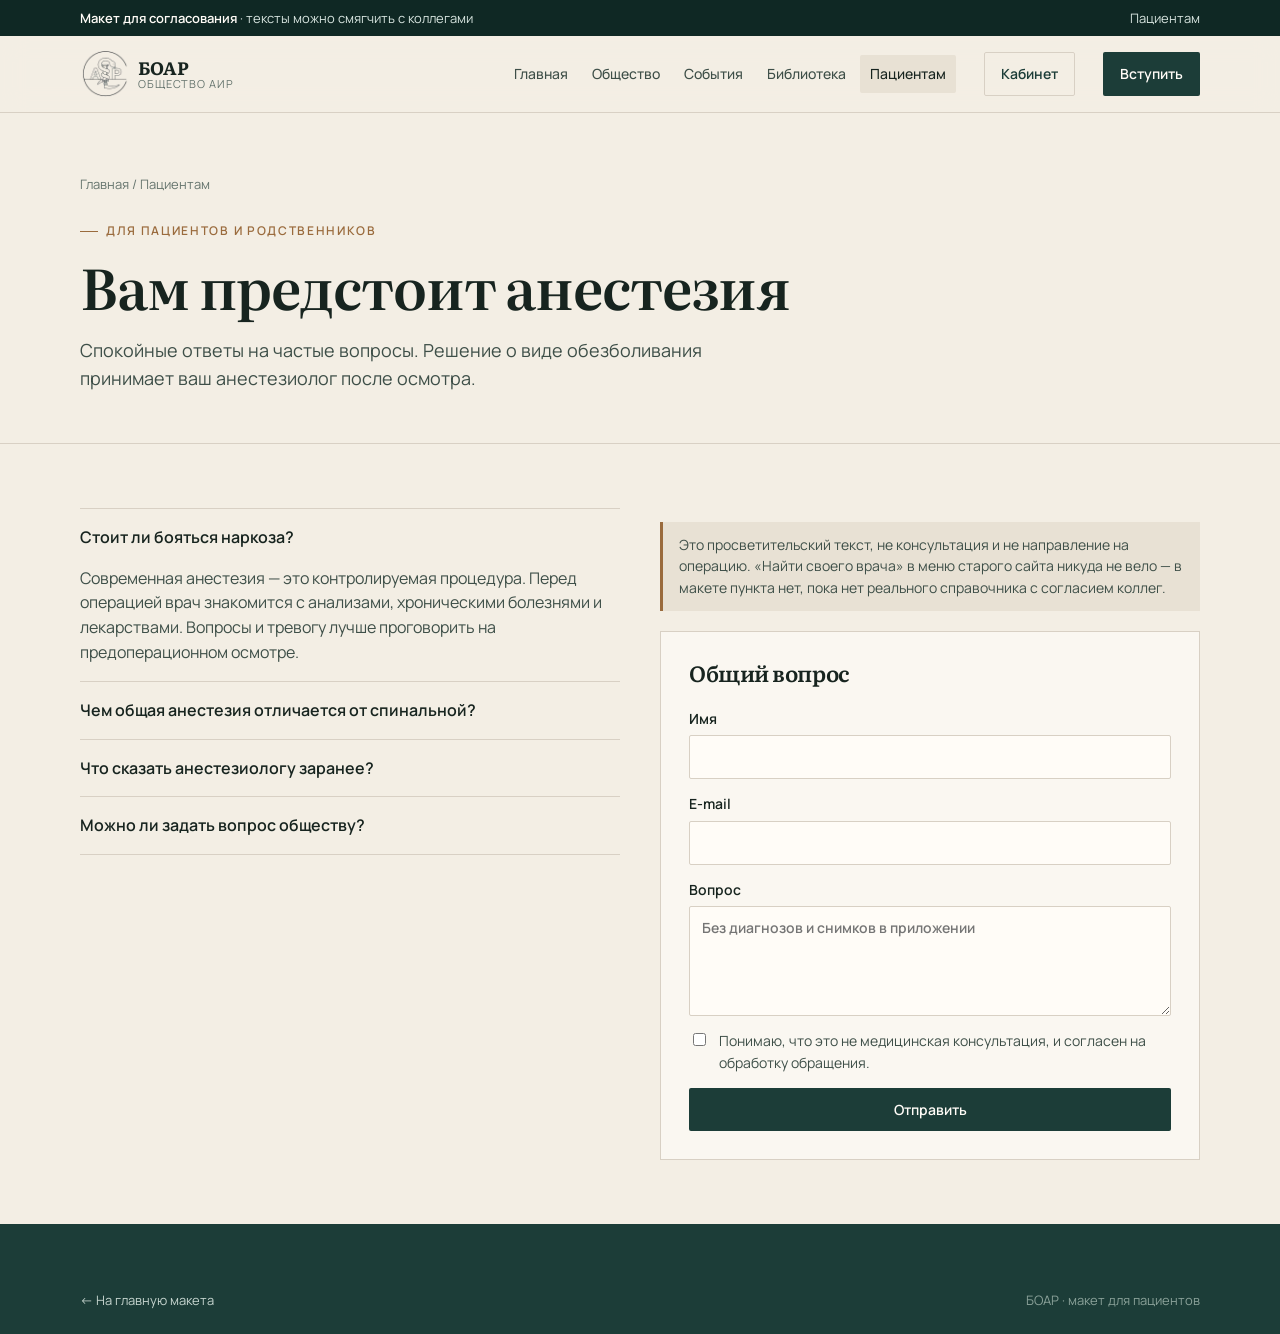
<file: patients.html>
<!DOCTYPE html>
<html lang="ru">
<head>
  <meta charset="UTF-8" />
  <meta name="viewport" content="width=device-width, initial-scale=1" />
  <title>Пациентам — БОАР</title>
  <link rel="preconnect" href="https://fonts.googleapis.com" />
  <link rel="preconnect" href="https://fonts.gstatic.com" crossorigin />
  <link href="https://fonts.googleapis.com/css2?family=Literata:ital,opsz,wght@0,7..72,500;0,7..72,600;0,7..72,700;1,7..72,500&family=Manrope:wght@400;500;600;700&display=swap" rel="stylesheet" />
  <link rel="stylesheet" href="css/styles.css" />
</head>
<body>
  <div class="proto">
    <div class="wrap">
      <span><strong>Макет для согласования</strong> · тексты можно смягчить с коллегами</span>
      <span>Пациентам</span>
    </div>
  </div>
  <header class="site-header">
    <div class="wrap header-inner">
      <a class="logo" href="index.html">
        <img class="logo-mark" src="img/logo.png?v=2" width="48" height="48" alt="" />
        <span class="logo-text"><b>БОАР</b><span>Общество АиР</span></span>
      </a>
      <button class="menu-toggle" type="button" data-menu aria-expanded="false" aria-label="Меню">☰</button>
      <nav class="primary">
        <a href="index.html">Главная</a>
        <a href="about.html">Общество</a>
        <a href="events.html">События</a>
        <a href="library.html">Библиотека</a>
        <a href="patients.html" aria-current="page">Пациентам</a>
      </nav>
      <a class="btn btn-ghost header-cta" href="/cabinet">Кабинет</a>
      <a class="btn header-cta" href="join.html">Вступить</a>
    </div>
  </header>

  <main>
    <div class="page-hero">
      <div class="wrap">
        <p class="crumbs"><a href="index.html">Главная</a> / Пациентам</p>
        <p class="eyebrow">Для пациентов и родственников</p>
        <h1>Вам предстоит анестезия</h1>
        <p class="lead">Спокойные ответы на частые вопросы. Решение о виде обезболивания принимает ваш анестезиолог после осмотра.</p>
      </div>
    </div>

    <section class="section">
      <div class="wrap two">
        <div class="accordion">
          <details open>
            <summary>Стоит ли бояться наркоза?</summary>
            <p>Современная анестезия — это контролируемая процедура. Перед операцией врач знакомится с анализами, хроническими болезнями и лекарствами. Вопросы и тревогу лучше проговорить на предоперационном осмотре.</p>
          </details>
          <details>
            <summary>Чем общая анестезия отличается от спинальной?</summary>
            <p>При общей анестезии вы спите. При спинальной и эпидуральной обезболивается нижняя часть тела, сознание обычно сохранено. Что подойдёт именно вам, зависит от операции и состояния здоровья.</p>
          </details>
          <details>
            <summary>Что сказать анестезиологу заранее?</summary>
            <p>Аллергии, астма, апноэ сна, проблемы с сердцем, зубные протезы, беременность, все таблетки и БАДы — в том числе «сердечные» и обезболивающие. Не стесняйтесь переспрашивать.</p>
          </details>
          <details>
            <summary>Можно ли задать вопрос обществу?</summary>
            <p>Общество не ставит диагнозы по переписке. Форма ниже — для общих вопросов о подготовке. Срочное состояние — скорая помощь и лечащий врач.</p>
          </details>
        </div>

        <div>
          <p class="warn">Это просветительский текст, не консультация и не направление на операцию. «Найти своего врача» в меню старого сайта никуда не вело — в макете пункта нет, пока нет реального справочника с согласием коллег.</p>
          <form class="form" style="margin-top:20px" onsubmit="event.preventDefault(); this.hidden = true; this.nextElementSibling.hidden = false;">
            <h3>Общий вопрос</h3>
            <label>Имя<input required /></label>
            <label>E-mail<input type="email" required /></label>
            <label>Вопрос<textarea required placeholder="Без диагнозов и снимков в приложении"></textarea></label>
            <label class="check"><input type="checkbox" required /> Понимаю, что это не медицинская консультация, и согласен на обработку обращения.</label>
            <button class="btn" type="submit">Отправить</button>
          </form>
          <div class="side-panel" hidden>
            <h3>Сообщение не ушло</h3>
            <p>Макет. На настоящем сайте письмо уйдёт секретарю с антиспамом, без публикации на странице.</p>
          </div>
        </div>
      </div>
    </section>
  </main>

  <footer class="site-footer">
    <div class="wrap">
      <div class="copyright">
        <a href="index.html" style="color:#c5d4ce">← На главную макета</a>
        <span>БОАР · макет для пациентов</span>
      </div>
    </div>
  </footer>
  <script src="js/main.js"></script>
</body>
</html>
</file>
<file: css/styles.css>
:root {
  --ink: #17241f;
  --ink-soft: #3e4f48;
  --muted: #66756e;
  --line: #d8d0c4;
  --paper: #f3eee4;
  --paper-2: #e8e1d4;
  --sheet: #faf7f1;
  --pine: #1c3d38;
  --pine-2: #254c46;
  --pine-3: #0f2824;
  --copper: #9a6b3d;
  --copper-2: #b88955;
  --white: #fffcf7;
  --danger: #8a3a2a;
  --ok: #2b5c45;
  --shadow: 0 1px 0 rgba(23, 36, 31, 0.04);
  --header-h: 76px;
  --max: 1120px;
}

* { box-sizing: border-box; }
html { scroll-behavior: smooth; }
body {
  margin: 0;
  color: var(--ink);
  background: var(--paper);
  font-family: "Manrope", system-ui, sans-serif;
  font-size: 16px;
  line-height: 1.55;
  -webkit-font-smoothing: antialiased;
}

img { max-width: 100%; display: block; }
a { color: inherit; text-decoration: none; }
button, input, select, textarea { font: inherit; color: inherit; }

.wrap {
  width: min(var(--max), calc(100% - 40px));
  margin-inline: auto;
}

.eyebrow {
  display: inline-flex;
  align-items: center;
  gap: 8px;
  font-size: 12px;
  font-weight: 600;
  letter-spacing: 0.14em;
  text-transform: uppercase;
  color: var(--copper);
}

.eyebrow::before {
  content: "";
  width: 18px;
  height: 1px;
  background: var(--copper);
}

h1, h2, h3, .serif {
  font-family: "Literata", "Iwan Reschniev", Georgia, serif;
  font-optical-sizing: auto;
  font-weight: 600;
  letter-spacing: -0.02em;
  line-height: 1.18;
}

h1 { font-size: clamp(36px, 5vw, 56px); margin: 0 0 16px; }
h2 { font-size: clamp(28px, 3vw, 36px); margin: 0 0 12px; }
h3 { font-size: 22px; margin: 0 0 8px; }

.lead {
  font-size: 18px;
  color: var(--ink-soft);
  max-width: 42rem;
}

.muted { color: var(--muted); }
.small { font-size: 13px; }

/* Prototype bar */
.proto {
  background: var(--pine-3);
  color: #d7e4df;
  font-size: 13px;
}
.proto .wrap {
  display: flex;
  justify-content: space-between;
  gap: 16px;
  align-items: center;
  padding: 8px 0;
}
.proto strong { color: var(--white); font-weight: 600; }

/* Header */
.site-header {
  position: sticky;
  top: 0;
  z-index: 20;
  background: rgba(243, 238, 228, 0.92);
  backdrop-filter: blur(12px);
  border-bottom: 1px solid var(--line);
}
.header-inner {
  display: flex;
  align-items: center;
  gap: 28px;
  min-height: var(--header-h);
  padding: 10px 0;
}
.logo {
  display: flex;
  align-items: center;
  gap: 10px;
  flex: none;
}
.logo-mark {
  width: 48px;
  height: 48px;
  object-fit: contain;
  flex: none;
  background: transparent;
}
.logo-text {
  display: flex;
  flex-direction: column;
  line-height: 1.05;
}
.logo-text b {
  font-family: "Literata", Georgia, serif;
  font-size: 18px;
  font-weight: 700;
}
.logo-text span {
  font-size: 11px;
  letter-spacing: 0.08em;
  text-transform: uppercase;
  color: var(--muted);
}

nav.primary {
  display: flex;
  gap: 4px;
  margin-left: auto;
}
nav.primary a {
  padding: 8px 10px;
  font-size: 14px;
  font-weight: 500;
  color: var(--ink-soft);
  border-radius: 2px;
}
nav.primary a:hover,
nav.primary a[aria-current="page"] {
  color: var(--ink);
  background: var(--paper-2);
}

.btn {
  display: inline-flex;
  align-items: center;
  justify-content: center;
  gap: 8px;
  padding: 10px 16px;
  border: 1px solid transparent;
  border-radius: 2px;
  font-size: 14px;
  font-weight: 600;
  cursor: pointer;
  background: var(--pine);
  color: var(--white);
}
.btn:hover { background: var(--pine-2); }
.btn-ghost {
  background: transparent;
  color: var(--pine);
  border-color: var(--line);
}
.btn-ghost:hover { background: var(--paper-2); }
.btn-copper {
  background: var(--copper);
  color: var(--white);
}
.btn-copper:hover { background: #865c32; }
.btn-lg { padding: 13px 20px; font-size: 15px; }

.menu-toggle {
  display: none;
  margin-left: auto;
  width: 42px;
  height: 42px;
  border: 1px solid var(--line);
  background: transparent;
  border-radius: 2px;
}

/* Hero */
.hero {
  padding: 56px 0 32px;
  border-bottom: 1px solid var(--line);
}
.hero-grid {
  display: grid;
  grid-template-columns: 1.15fr 0.85fr;
  gap: 48px;
  align-items: end;
}
.hero h1 em {
  font-style: italic;
  font-weight: 500;
  color: var(--pine);
}
.hero-actions { display: flex; gap: 12px; flex-wrap: wrap; margin-top: 28px; }

.event-card {
  background: var(--pine);
  color: #e7eeeb;
  padding: 28px;
  min-height: 280px;
  display: flex;
  flex-direction: column;
  position: relative;
  overflow: hidden;
}
.event-card::after {
  content: "";
  position: absolute;
  right: -40px;
  bottom: -40px;
  width: 180px;
  height: 180px;
  border: 1px solid rgba(255,255,255,0.08);
  border-radius: 50%;
}
.event-card .kicker {
  font-size: 12px;
  letter-spacing: 0.16em;
  text-transform: uppercase;
  color: var(--copper-2);
  font-weight: 600;
}
.event-card h2 {
  color: var(--white);
  font-size: 28px;
  margin: 12px 0 8px;
}
.event-card p { margin: 0 0 8px; color: #c5d4ce; }
.event-meta {
  margin-top: auto;
  padding-top: 20px;
  display: grid;
  gap: 6px;
  font-size: 14px;
  border-top: 1px solid rgba(255,255,255,0.12);
}
.event-card .btn { margin-top: 18px; align-self: start; background: var(--white); color: var(--pine); }

/* Stats */
.stats {
  display: grid;
  grid-template-columns: repeat(4, 1fr);
  border-bottom: 1px solid var(--line);
}
.stat {
  padding: 28px 8px 28px 0;
  border-right: 1px solid var(--line);
}
.stat:last-child { border-right: 0; padding-right: 0; }
.stat b {
  display: block;
  font-family: "Literata", Georgia, serif;
  font-size: 34px;
  font-weight: 600;
  line-height: 1;
  margin-bottom: 6px;
}
.stat span { color: var(--muted); font-size: 14px; }

/* Sections */
.section { padding: 64px 0; }
.section-head {
  display: flex;
  justify-content: space-between;
  align-items: end;
  gap: 24px;
  margin-bottom: 28px;
}
.section-head a { color: var(--copper); font-weight: 600; font-size: 14px; }

.split {
  display: grid;
  grid-template-columns: 1.4fr 0.8fr;
  gap: 40px;
}

/* News list */
.news-item {
  display: grid;
  grid-template-columns: 92px 1fr auto;
  gap: 20px;
  align-items: start;
  padding: 20px 0;
  border-top: 1px solid var(--line);
}
.news-item:last-child { border-bottom: 1px solid var(--line); }
.news-date {
  font-variant-numeric: tabular-nums;
  color: var(--copper);
  font-weight: 600;
  font-size: 13px;
  padding-top: 4px;
}
.news-item h3 { font-size: 20px; }
.news-item p { margin: 4px 0 0; color: var(--ink-soft); }
.tag {
  display: inline-block;
  font-size: 11px;
  font-weight: 600;
  letter-spacing: 0.08em;
  text-transform: uppercase;
  color: var(--pine);
  border: 1px solid var(--line);
  padding: 4px 8px;
  margin-top: 4px;
}

/* Side panel */
.side-panel {
  background: var(--sheet);
  border: 1px solid var(--line);
  padding: 24px;
}
.person {
  display: flex;
  gap: 14px;
  padding: 14px 0;
  border-top: 1px solid var(--line);
}
.person:first-of-type { border-top: 0; padding-top: 8px; }
.avatar {
  width: 48px;
  height: 48px;
  flex: none;
  background: var(--pine);
  color: var(--white);
  display: grid;
  place-items: center;
  font-family: "Literata", Georgia, serif;
  font-size: 16px;
}
.person b { display: block; font-size: 14px; }
.person span { font-size: 13px; color: var(--muted); }

/* Resource tiles */
.tiles {
  display: grid;
  grid-template-columns: repeat(3, 1fr);
  gap: 16px;
}
.tile {
  background: var(--sheet);
  border: 1px solid var(--line);
  padding: 24px;
  min-height: 180px;
  display: flex;
  flex-direction: column;
}
.tile:hover { border-color: var(--pine); }
.tile h3 { margin-top: 12px; }
.tile p { color: var(--ink-soft); margin: 0 0 16px; flex: 1; }
.tile .num {
  font-family: "Literata", Georgia, serif;
  color: var(--copper);
  font-size: 13px;
  letter-spacing: 0.12em;
}

/* Patient band */
.patient-band {
  background: var(--pine-3);
  color: #dbe7e2;
  padding: 56px 0;
}
.patient-band h2 { color: var(--white); }
.patient-band .lead { color: #c5d4ce; }
.faq-links {
  display: flex;
  flex-wrap: wrap;
  gap: 8px;
  margin-top: 24px;
}
.faq-links a {
  border: 1px solid rgba(255,255,255,0.18);
  padding: 8px 12px;
  font-size: 14px;
  color: var(--white);
}
.faq-links a:hover { background: rgba(255,255,255,0.06); }

/* Footer */
.site-footer {
  background: var(--pine);
  color: #c5d4ce;
  padding: 48px 0 24px;
}
.footer-grid {
  display: grid;
  grid-template-columns: 1.4fr 1fr 1fr;
  gap: 32px;
  padding-bottom: 32px;
  border-bottom: 1px solid rgba(255,255,255,0.12);
}
.site-footer h3 { color: var(--white); font-size: 16px; }
.site-footer a { color: #c5d4ce; }
.site-footer a:hover { color: var(--white); }
.site-footer ul { list-style: none; margin: 0; padding: 0; }
.site-footer li { margin: 8px 0; }
.copyright {
  display: flex;
  justify-content: space-between;
  gap: 16px;
  padding-top: 18px;
  font-size: 13px;
  color: #8aa199;
}

/* Inner pages */
.page-hero {
  padding: 48px 0 32px;
  border-bottom: 1px solid var(--line);
}
.crumbs {
  font-size: 13px;
  color: var(--muted);
  margin-bottom: 16px;
}
.crumbs a:hover { color: var(--ink); }

.filters {
  display: flex;
  flex-wrap: wrap;
  gap: 8px;
  margin: 8px 0 28px;
}
.filter {
  border: 1px solid var(--line);
  background: transparent;
  padding: 8px 12px;
  font-size: 13px;
  font-weight: 600;
  cursor: pointer;
  color: var(--ink-soft);
}
.filter.is-on,
.filter:hover {
  background: var(--pine);
  color: var(--white);
  border-color: var(--pine);
}

.doc-row {
  display: grid;
  grid-template-columns: 1fr 140px 90px 110px;
  gap: 16px;
  align-items: center;
  padding: 16px 0;
  border-top: 1px solid var(--line);
}
.doc-row[hidden] { display: none; }
.doc-row strong { display: block; }
.doc-row span { font-size: 13px; color: var(--muted); }

.form {
  background: var(--sheet);
  border: 1px solid var(--line);
  padding: 28px;
  display: grid;
  gap: 14px;
}
label { display: grid; gap: 6px; font-size: 14px; font-weight: 600; }
input, select, textarea {
  background: var(--white);
  border: 1px solid var(--line);
  padding: 10px 12px;
  border-radius: 2px;
}
textarea { min-height: 110px; resize: vertical; }
.form-row { display: grid; grid-template-columns: 1fr 1fr; gap: 14px; }
.note {
  font-size: 13px;
  color: var(--muted);
  font-weight: 400;
}
.check {
  display: flex;
  gap: 10px;
  align-items: start;
  font-weight: 400;
  font-size: 14px;
  color: var(--ink-soft);
}
.check input { margin-top: 3px; }

.steps {
  display: grid;
  gap: 18px;
}
.step {
  display: grid;
  grid-template-columns: 40px 1fr;
  gap: 14px;
}
.step i {
  width: 40px;
  height: 40px;
  display: grid;
  place-items: center;
  border: 1px solid var(--line);
  font-family: "Literata", Georgia, serif;
  font-style: normal;
}

.accordion details {
  border-top: 1px solid var(--line);
}
.accordion details:last-child { border-bottom: 1px solid var(--line); }
.accordion summary {
  cursor: pointer;
  padding: 16px 0;
  font-weight: 600;
  list-style: none;
}
.accordion summary::-webkit-details-marker { display: none; }
.accordion details p {
  margin: 0 0 16px;
  color: var(--ink-soft);
}

.warn {
  border-left: 3px solid var(--copper);
  padding: 12px 16px;
  background: var(--paper-2);
  font-size: 14px;
  color: var(--ink-soft);
}

.two {
  display: grid;
  grid-template-columns: 1fr 1fr;
  gap: 40px;
  align-items: start;
}

.calendar {
  display: grid;
  gap: 16px;
}
.cal-item {
  display: grid;
  grid-template-columns: 88px 1fr;
  gap: 20px;
  background: var(--sheet);
  border: 1px solid var(--line);
  padding: 18px 20px;
}
.cal-day {
  text-align: center;
  border-right: 1px solid var(--line);
  padding-right: 16px;
}
.cal-day b {
  display: block;
  font-family: "Literata", Georgia, serif;
  font-size: 32px;
  line-height: 1;
}
.cal-day span {
  font-size: 12px;
  letter-spacing: 0.08em;
  text-transform: uppercase;
  color: var(--muted);
}

@media (max-width: 860px) {
  .wrap { width: min(var(--max), calc(100% - 28px)); }
  .menu-toggle { display: grid; place-items: center; margin-left: 8px; }
  nav.primary { display: none; }
  .header-cta { padding: 8px 12px; font-size: 13px; margin-left: auto; }
  nav.primary.is-open {
    display: flex;
    flex-direction: column;
    position: absolute;
    left: 0; right: 0; top: 100%;
    background: var(--paper);
    border-bottom: 1px solid var(--line);
    padding: 12px 14px 16px;
  }
  .hero-grid, .split, .stats, .tiles, .footer-grid, .two, .form-row, .doc-row {
    grid-template-columns: 1fr;
  }
  .stat { border-right: 0; border-bottom: 1px solid var(--line); }
  .stat:last-child { border-bottom: 0; }
  .news-item { grid-template-columns: 80px 1fr; }
  .news-item .tag { grid-column: 2; }
  .hero { padding-top: 32px; }
  .header-inner { gap: 12px; }
}
</file>
